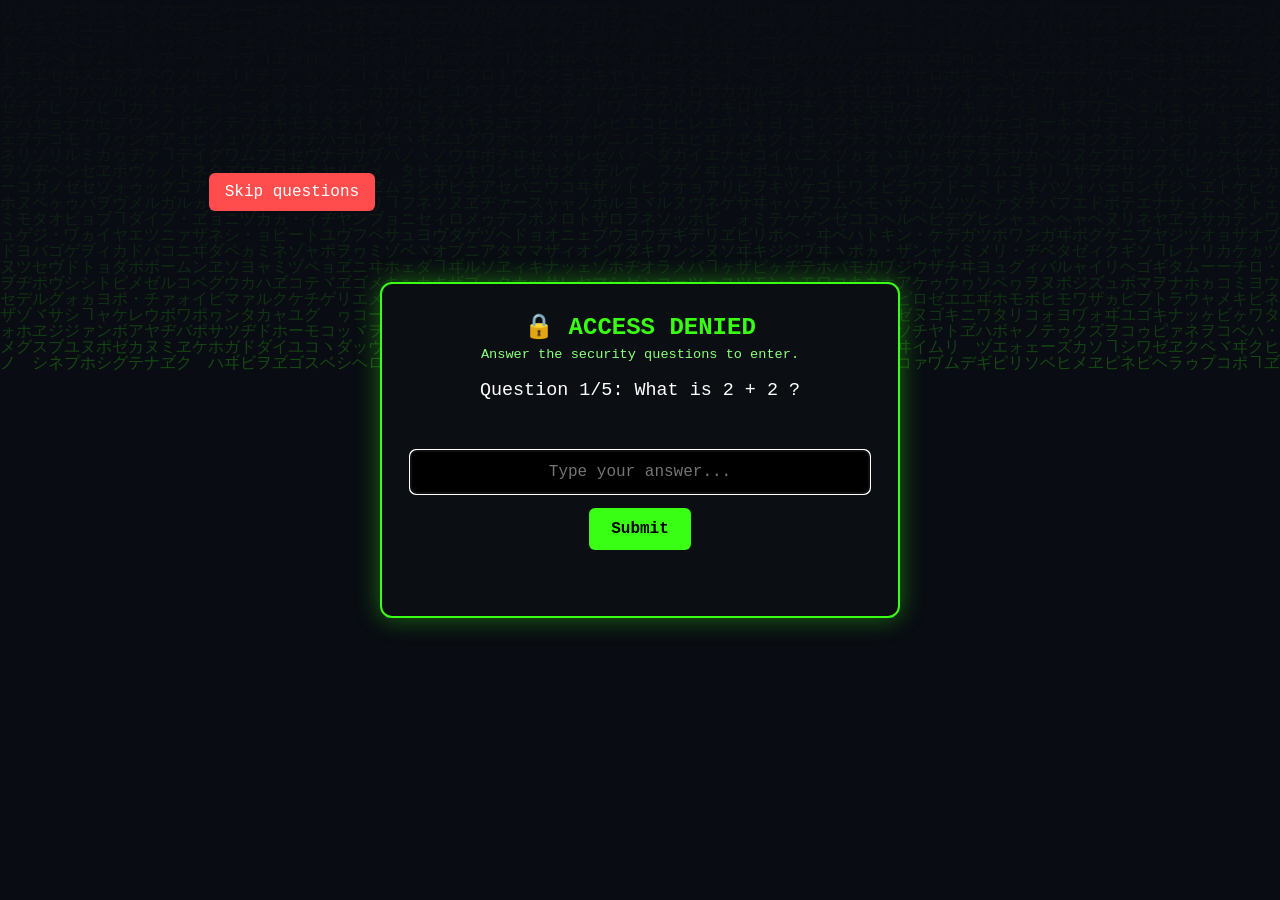
<file: index.html>
<!DOCTYPE html>
<html lang="en">
<head>
<meta charset="UTF-8">
<meta name="viewport" content="width=device-width, initial-scale=1">
<title>🔒 Top Secret Website</title>
<style>
  * { box-sizing: border-box; }
  body { margin:0; min-height:100vh; display:flex; align-items:center; justify-content:center;
         background:#0b0f14; color:#39ff14; font-family:"Courier New",monospace; text-align:center; overflow:hidden; }
  .box { width:min(92vw,520px); padding:28px; border:2px solid #39ff14; border-radius:12px;
         box-shadow:0 0 24px #39ff1466; background:#0b0f14; position:relative; z-index:2; }
  h1 { font-size:1.5rem; margin:0 0 6px; }
  .sub { color:#8aff7a; font-size:.85rem; margin-bottom:18px; }
  #q { font-size:1.15rem; min-height:56px; margin:14px 0; color:#fff; }
  input { width:100%; padding:12px; font:inherit; background:#000; color:#39ff14;
          border:1px solid #39ff14; border-radius:6px; text-align:center; }
  button { margin-top:14px; padding:12px 22px; font:inherit; font-weight:bold; cursor:pointer;
           background:#39ff14; color:#000; border:0; border-radius:6px; }
  #msg { margin-top:14px; min-height:24px; color:#ff4d4d; }
  #bar { height:10px; background:#12301a; border-radius:5px; overflow:hidden; margin-top:16px; display:none; }
  #fill { height:100%; width:0; background:#39ff14; transition:width .3s; }
  #runner { position:fixed; padding:10px 16px; background:#ff4d4d; color:#fff; border:0; border-radius:6px;
            font:inherit; display:none; z-index:3; }
  .big { font-size:2.2rem; color:#fff; }
  canvas { position:fixed; inset:0; z-index:1; opacity:.25; }
</style>
</head>
<body>
<canvas id="rain"></canvas>

<div class="box" id="box">
  <h1>🔒 ACCESS DENIED</h1>
  <div class="sub">Answer the security questions to enter.</div>
  <div id="q"></div>
  <input id="a" placeholder="Type your answer..." autocomplete="off">
  <div><button id="go">Submit</button></div>
  <div id="msg"></div>
  <div id="bar"><div id="fill"></div></div>
</div>

<button id="runner">Skip questions</button>

<script>
const questions = [
  { q: "What is 2 + 2 ?", r: a => a.trim()==="4" ? "Correct... but are you SURE? Try again." : "Wrong. Obviously. Try again." },
  { q: "What is your mother's maiden name's favorite color?", r: () => "Suspicious. Very suspicious. Next." },
  { q: "How many legs does a normal Wi-Fi router have?", r: () => "The FBI has been notified. Next." },
  { q: "Are you a robot? (Be honest)", r: a => /yes|oui|ايه|نعم/i.test(a) ? "Honest robot detected. Respect. Next." : "That is exactly what a robot would say. Next." },
  { q: "Which is better: tabs or spaces?", r: () => "Both wrong. The correct answer is Vim. Next." }
];
let i = 0, tries = 0;
const $ = id => document.getElementById(id);
const showQ = () => { $("q").textContent = `Question ${i+1}/${questions.length}: ${questions[i].q}`; $("a").value=""; $("a").focus(); };

function submit() {
  const a = $("a").value;
  if (!a.trim()) { $("msg").textContent = "Empty answer? Bold strategy."; return; }
  if (a.trim().toLowerCase().replace(/\s+/g, "") === "yourmom") {
    $("msg").style.color = "#39ff14";
    $("msg").textContent = "Secret code accepted... loading portfolio 😎";
    setTimeout(() => { location.href = "portfolio.html"; }, 1200);
    return;
  }
  $("msg").textContent = questions[i].r(a);
  tries++;
  if (tries % 2 === 0) { i++; tries = 0; if (i >= questions.length) return finish(); showQ(); }
  else { $("a").value=""; }
}

function finish() {
  $("q").textContent = ""; $("a").style.display="none"; $("go").style.display="none";
  $("msg").style.color="#39ff14"; $("msg").textContent = "Analyzing your answers...";
  $("bar").style.display="block";
  let p = 0;
  const t = setInterval(() => {
    p += Math.random()*18; if (p>99) p=99; $("fill").style.width = p+"%";
    if (p>=99) { clearInterval(t); setTimeout(reveal, 900); }
  }, 350);
}

function reveal() {
  $("box").innerHTML = '<div class="big">🎉 ACCESS GRANTED 🎉</div>' +
    '<p>...just kidding.</p><p>There is nothing here.</p><p>You just answered 10 questions for nothing. 😎</p>' +
    '<button onclick="location.reload()">Try again</button>';
  $("runner").style.display = "none";
}

$("go").onclick = submit;
$("a").addEventListener("keydown", e => { if (e.key==="Enter") submit(); });

// The "Skip" button runs away from your mouse / finger
const r = $("runner"); r.style.display = "block";
function jump() {
  r.style.left = Math.random()*(innerWidth-r.offsetWidth-10) + "px";
  r.style.top  = Math.random()*(innerHeight-r.offsetHeight-10) + "px";
}
jump();
["mouseover","touchstart","click"].forEach(ev => r.addEventListener(ev, e => { e.preventDefault(); jump(); }));

// Matrix rain background
const c = $("rain"), x = c.getContext("2d");
function size(){ c.width=innerWidth; c.height=innerHeight; }
size(); addEventListener("resize", size);
const cols = () => Math.floor(c.width/16);
let drops = Array(cols()).fill(1);
setInterval(() => {
  x.fillStyle="rgba(11,15,20,.12)"; x.fillRect(0,0,c.width,c.height);
  x.fillStyle="#39ff14"; x.font="16px monospace";
  if (drops.length!==cols()) drops = Array(cols()).fill(1);
  drops.forEach((y,k) => {
    x.fillText(String.fromCharCode(0x30A0+Math.random()*96), k*16, y*16);
    drops[k] = (y*16>c.height && Math.random()>.975) ? 0 : y+1;
  });
}, 50);

showQ();
</script>
</body>
</html>
</file>
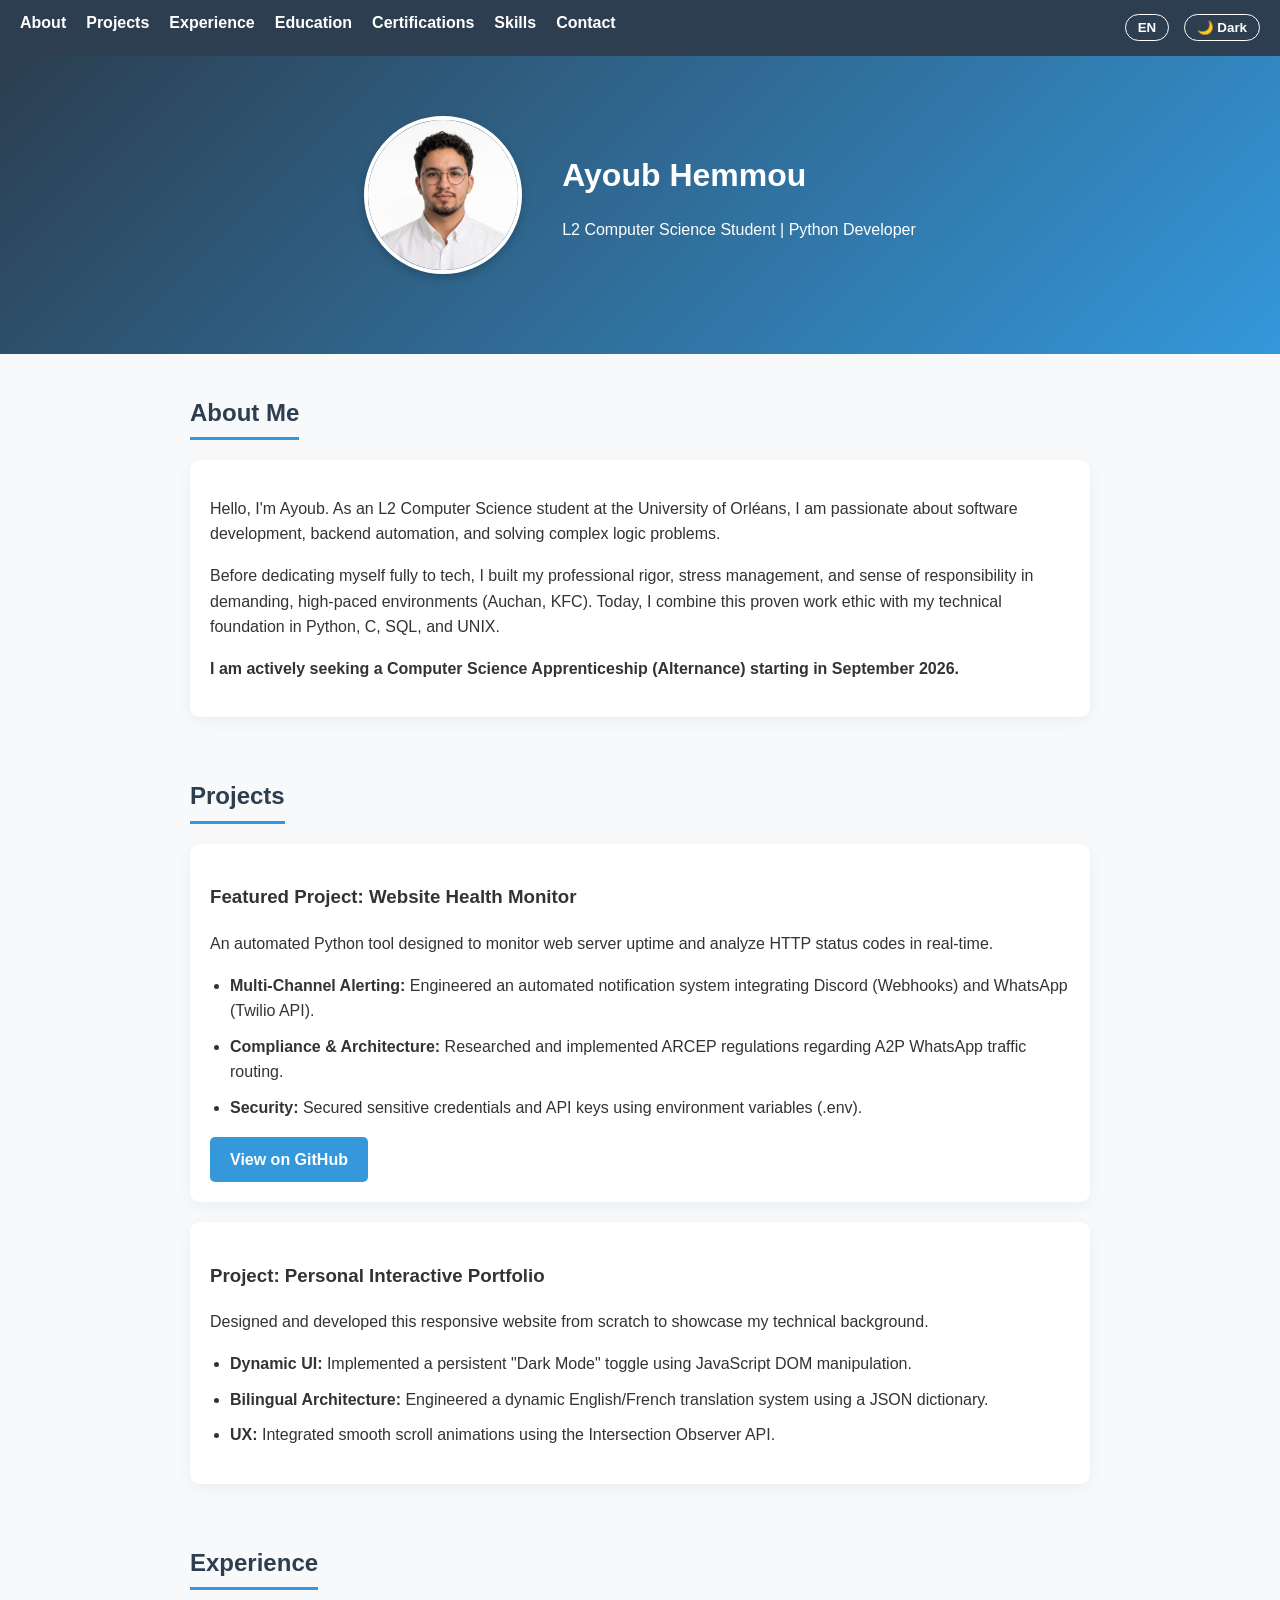
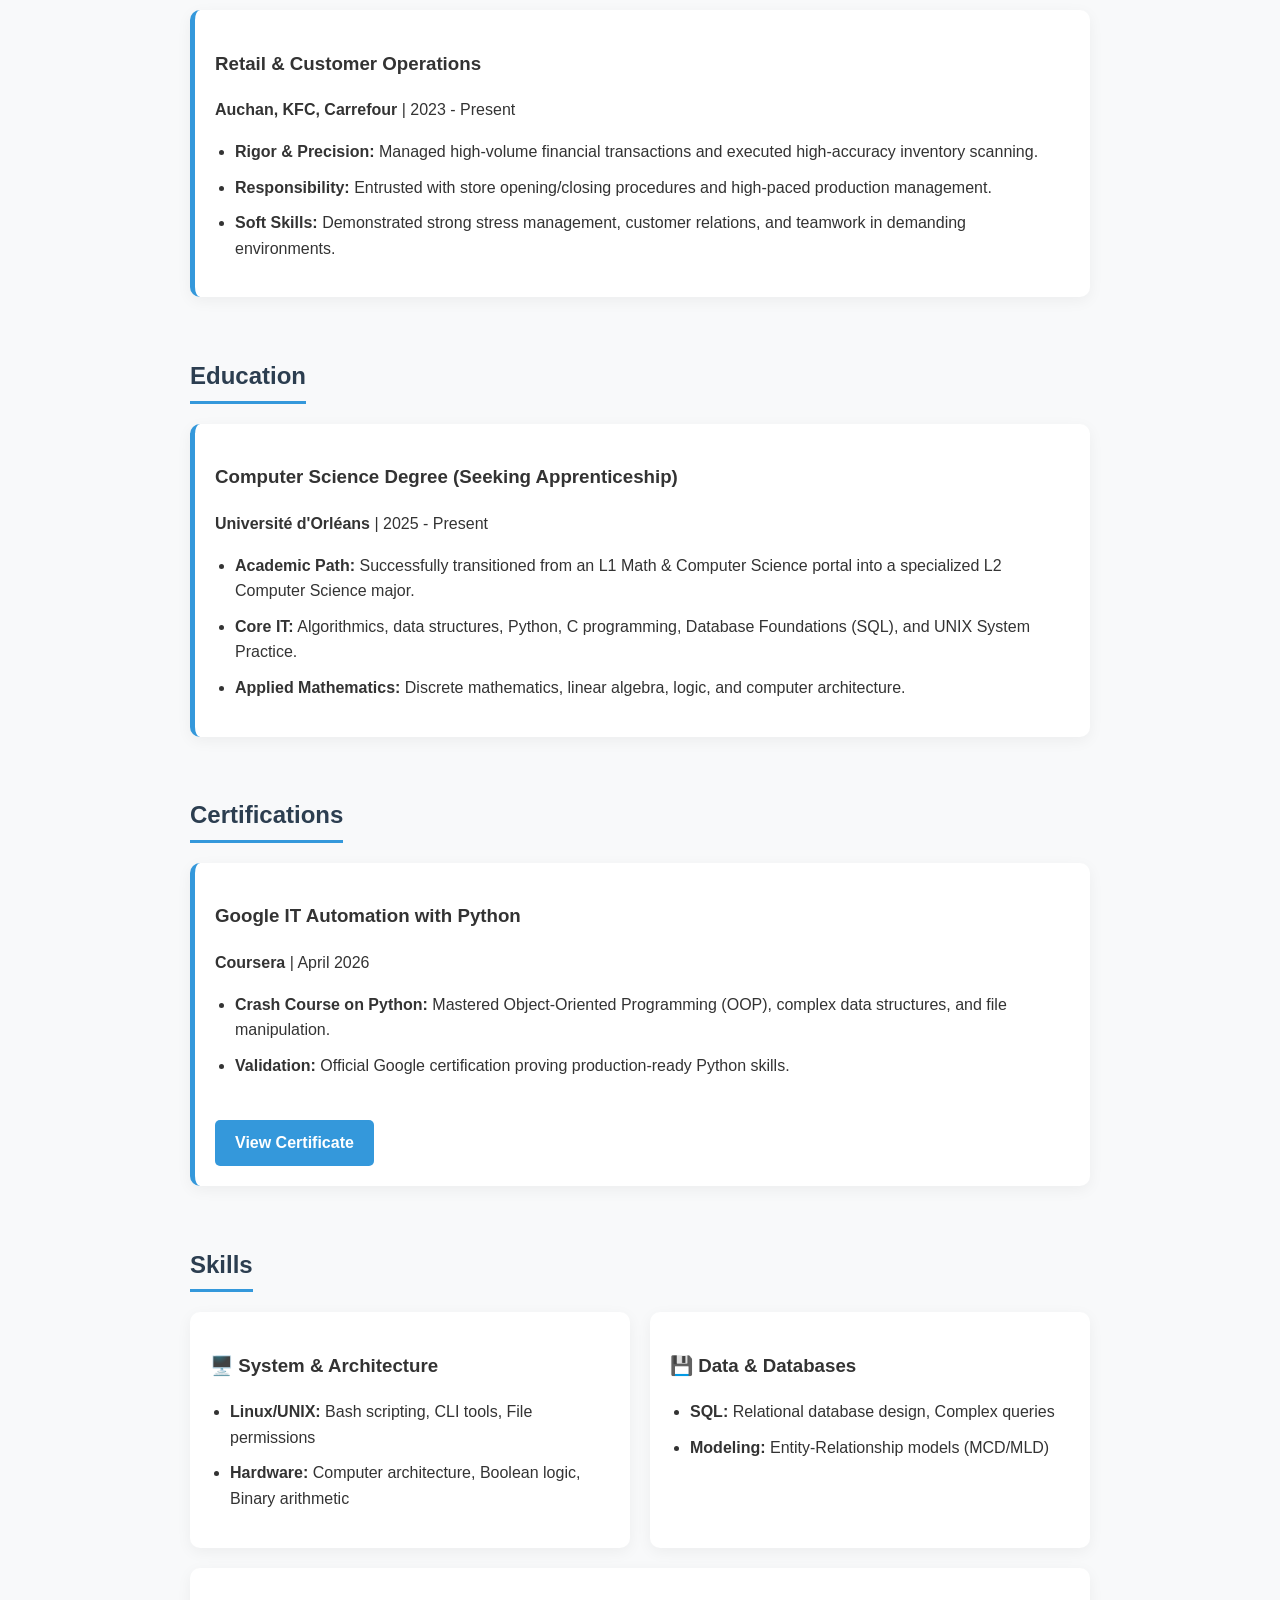
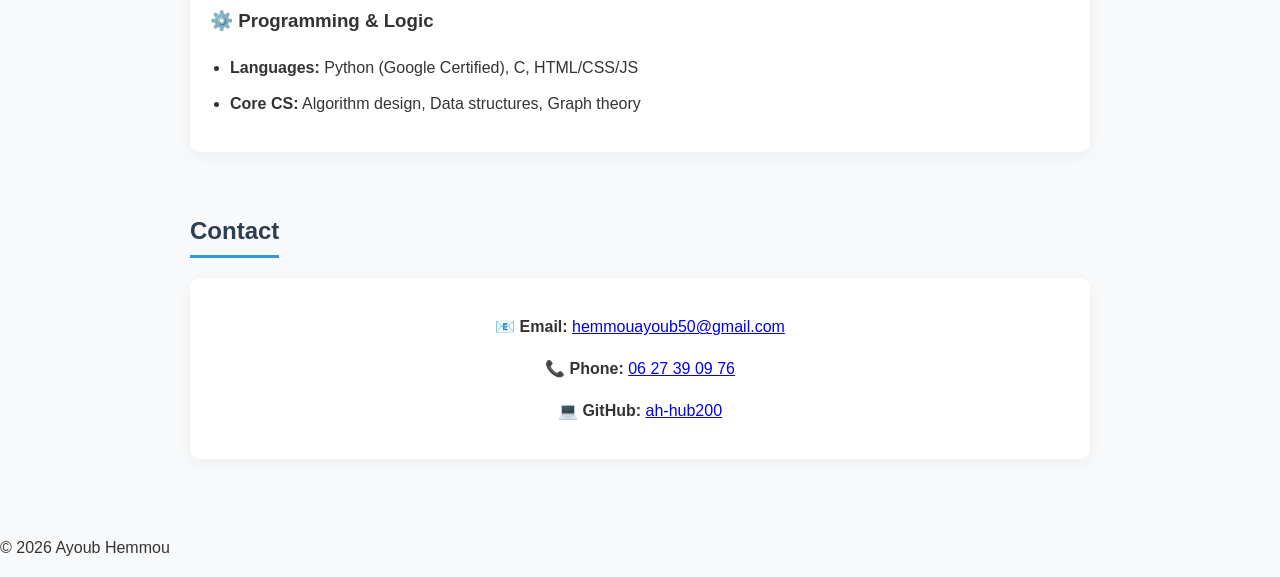
<file: my-portfolio/index.html>
<!DOCTYPE html>
<html lang="en">
<head>
    <meta charset="UTF-8">
    <meta name="viewport" content="width=device-width, initial-scale=1.0">
    <title>Ayoub Hemmou | Portfolio</title>
    <link rel="stylesheet" href="style.css">
</head>
<body>

    <nav>
        <ul class="nav-links">
            <li><a href="#about" data-key="nav_about">About</a></li>
            <li><a href="#projects" data-key="nav_projects">Projects</a></li>
            <li><a href="#experience" data-key="nav_experience">Experience</a></li>
            <li><a href="#education" data-key="nav_education">Education</a></li>
            <li><a href="#certifications" data-key="nav_certifications">Certifications</a></li>
            <li><a href="#skills" data-key="nav_skills">Skills</a></li>
            <li><a href="#contact" data-key="nav_contact">Contact</a></li>
        </ul>
        <div class="nav-controls">
            <button id="lang-toggle" class="control-btn">EN</button>
            <button id="dark-mode-toggle" class="control-btn">🌙 Dark</button>
        </div>
    </nav>

    <header>
        <img src="profile.png" alt="Ayoub Hemmou" class="profile-pic">
        <div class="header-text">
            <h1>Ayoub Hemmou</h1>
            <p data-key="header_subtitle">L2 Computer Science Student | Python Developer</p>
        </div>
    </header>

    <main>
        <section id="about" class="reveal">
            <h2 data-key="about_title">About Me</h2>
            <div class="card">
                <p data-key="about_p1">Hello, I'm Ayoub. As an L2 Computer Science student at the University of Orléans, I am passionate about software development, backend automation, and solving complex logic problems.</p>
                <p data-key="about_p2">Before dedicating myself fully to tech, I built my professional rigor, stress management, and sense of responsibility in demanding, high-paced environments (Auchan, KFC). Today, I combine this proven work ethic with my technical foundation in Python, C, SQL, and UNIX.</p>
                <p><strong><span data-key="about_p3">I am actively seeking a Computer Science Apprenticeship (Alternance) starting in September 2026.</span></strong></p>
            </div>
        </section>

        <section id="projects" class="reveal">
            <h2 data-key="nav_projects">Projects</h2>
            
            <div class="card project-card">
                <h3 data-key="proj1_title">Featured Project: Website Health Monitor</h3>
                <p data-key="proj1_desc">An automated Python tool designed to monitor web server uptime and analyze HTTP status codes in real-time.</p>
                <ul>
                    <li data-key="proj1_f1"><strong>Multi-Channel Alerting:</strong> Engineered an automated notification system integrating Discord (Webhooks) and WhatsApp (Twilio API).</li>
                    <li data-key="proj1_f2"><strong>Compliance & Architecture:</strong> Researched and implemented ARCEP regulations regarding A2P WhatsApp traffic routing.</li>
                    <li data-key="proj1_f3"><strong>Security:</strong> Secured sensitive credentials and API keys using environment variables (.env).</li>
                </ul>
                <a href="https://github.com/ah-hub200/website-health-monitor" target="_blank" class="btn">View on GitHub</a>
            </div>

            <div class="card project-card">
                <h3 data-key="proj2_title">Project: Personal Interactive Portfolio</h3>
                <p data-key="proj2_desc">Designed and developed this responsive website from scratch to showcase my technical background.</p>
                <ul>
                    <li data-key="proj2_f1"><strong>Dynamic UI:</strong> Implemented a persistent "Dark Mode" toggle using JavaScript DOM manipulation.</li>
                    <li data-key="proj2_f2"><strong>Bilingual Architecture:</strong> Engineered a dynamic English/French translation system using a JSON dictionary.</li>
                    <li data-key="proj2_f3"><strong>UX:</strong> Integrated smooth scroll animations using the Intersection Observer API.</li>
                </ul>
            </div>
        </section>

        <section id="experience" class="reveal">
            <h2 data-key="nav_experience">Experience</h2>
            <div class="card border-left-blue">
                <h3 data-key="exp_subtitle">Retail & Customer Operations</h3>
                <p><strong>Auchan, KFC, Carrefour</strong> | 2023 - <span data-key="edu_present">Present</span></p>
                <ul>
                    <li data-key="exp_p1"><strong>Rigor & Precision:</strong> Managed high-volume financial transactions and executed high-accuracy inventory scanning.</li>
                    <li data-key="exp_p2"><strong>Responsibility:</strong> Entrusted with store opening/closing procedures and high-paced production management.</li>
                    <li data-key="exp_p3"><strong>Soft Skills:</strong> Demonstrated strong stress management, customer relations, and teamwork in demanding environments.</li>
                </ul>
            </div>
        </section>

        <section id="education" class="reveal">
            <h2 data-key="nav_education">Education</h2>
            <div class="card border-left-blue">
                <h3 data-key="edu_degree">Computer Science Degree (Seeking Apprenticeship)</h3>
                <p><strong>Université d'Orléans</strong> | 2025 - <span data-key="edu_present">Present</span></p>
                <ul>
                    <li data-key="edu_p1"><strong>Academic Path:</strong> Successfully transitioned from an L1 Math & Computer Science portal into a specialized L2 Computer Science major.</li>
                    <li data-key="edu_p2"><strong>Core IT:</strong> Algorithmics, data structures, Python, C programming, Database Foundations (SQL), and UNIX System Practice.</li>
                    <li data-key="edu_p3"><strong>Applied Mathematics:</strong> Discrete mathematics, linear algebra, logic, and computer architecture.</li>
                </ul>
            </div>
        </section>
       <section id="certifications" class="reveal">
            <h2 data-key="nav_certifications">Certifications</h2>
            <div class="card border-left-blue">
                <h3 data-key="cert_title">Google IT Automation with Python</h3>
                <p><strong>Coursera</strong> | <span data-key="cert_date">April 2026</span></p>
                <ul>
                    <li data-key="cert_p1"><strong>Crash Course on Python:</strong> Mastered Object-Oriented Programming (OOP), complex data structures, and file manipulation.</li>
                    <li data-key="cert_p2"><strong>Validation:</strong> Official Google certification proving production-ready Python skills.</li>
                </ul>
                <br>
                <a href="https://www.coursera.org/account/accomplishments/verify/NNURF240771C" target="_blank" class="btn" data-key="cert_btn">View Certificate</a>
            </div>
        </section>
        <section id="skills" class="reveal">
            <h2 data-key="nav_skills">Skills</h2>
            <div class="skills-grid">
                <div class="card skill-category">
                    <h3 data-key="skill_sys_title">🖥️ System & Architecture</h3>
                    <ul>
                        <li data-key="skill_sys_1"><strong>Linux/UNIX:</strong> Bash scripting, CLI tools, File permissions</li>
                        <li data-key="skill_sys_2"><strong>Hardware:</strong> Computer architecture, Boolean logic, Binary arithmetic</li>
                    </ul>
                </div>
                <div class="card skill-category">
                    <h3 data-key="skill_data_title">💾 Data & Databases</h3>
                    <ul>
                        <li data-key="skill_data_1"><strong>SQL:</strong> Relational database design, Complex queries</li>
                        <li data-key="skill_data_2"><strong>Modeling:</strong> Entity-Relationship models (MCD/MLD)</li>
                    </ul>
                </div>
                <div class="card skill-category">
                    <h3 data-key="skill_prog_title">⚙️ Programming & Logic</h3>
                    <ul>
                        <li data-key="skill_prog_1"><strong>Languages:</strong> Python (Google Certified), C, HTML/CSS/JS</li>
                        <li data-key="skill_prog_2"><strong>Core CS:</strong> Algorithm design, Data structures, Graph theory</li>
                    </ul>
                </div>
            </div>
        </section>

        <section id="contact" class="reveal">
            <h2 data-key="nav_contact">Contact</h2>
            <div class="card text-center">
                <p>📧 <strong data-key="contact_email">Email:</strong> <a href="mailto:hemmouayoub50@gmail.com">hemmouayoub50@gmail.com</a></p>
                <p>📞 <strong data-key="contact_phone">Phone:</strong> <a href="tel:+33627390976">06 27 39 09 76</a></p>
                <p>💻 <strong>GitHub:</strong> <a href="https://github.com/ah-hub200" target="_blank">ah-hub200</a></p>
            </div>
        </section>
    </main>

    <footer>
        <p>&copy; 2026 Ayoub Hemmou</p>
    </footer>

    <script src="script.js"></script>
</body>
</html>
</file>
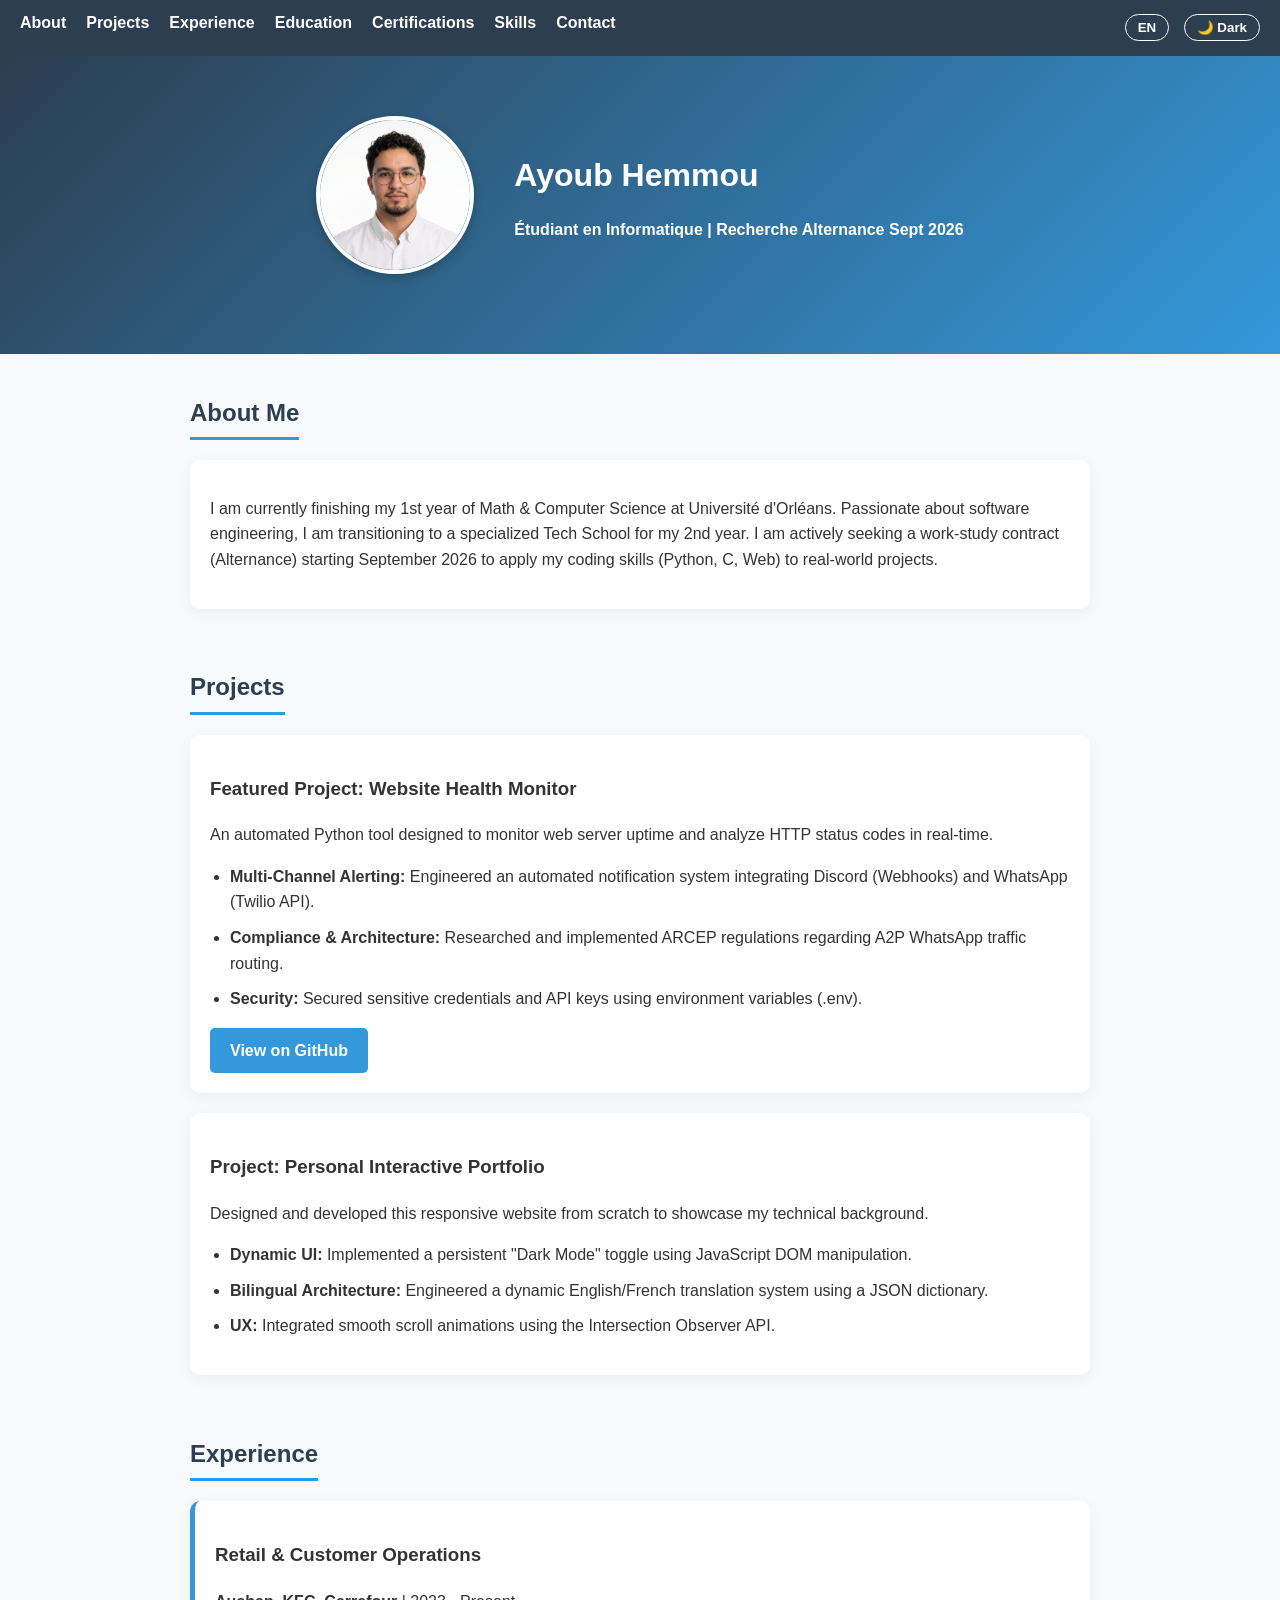
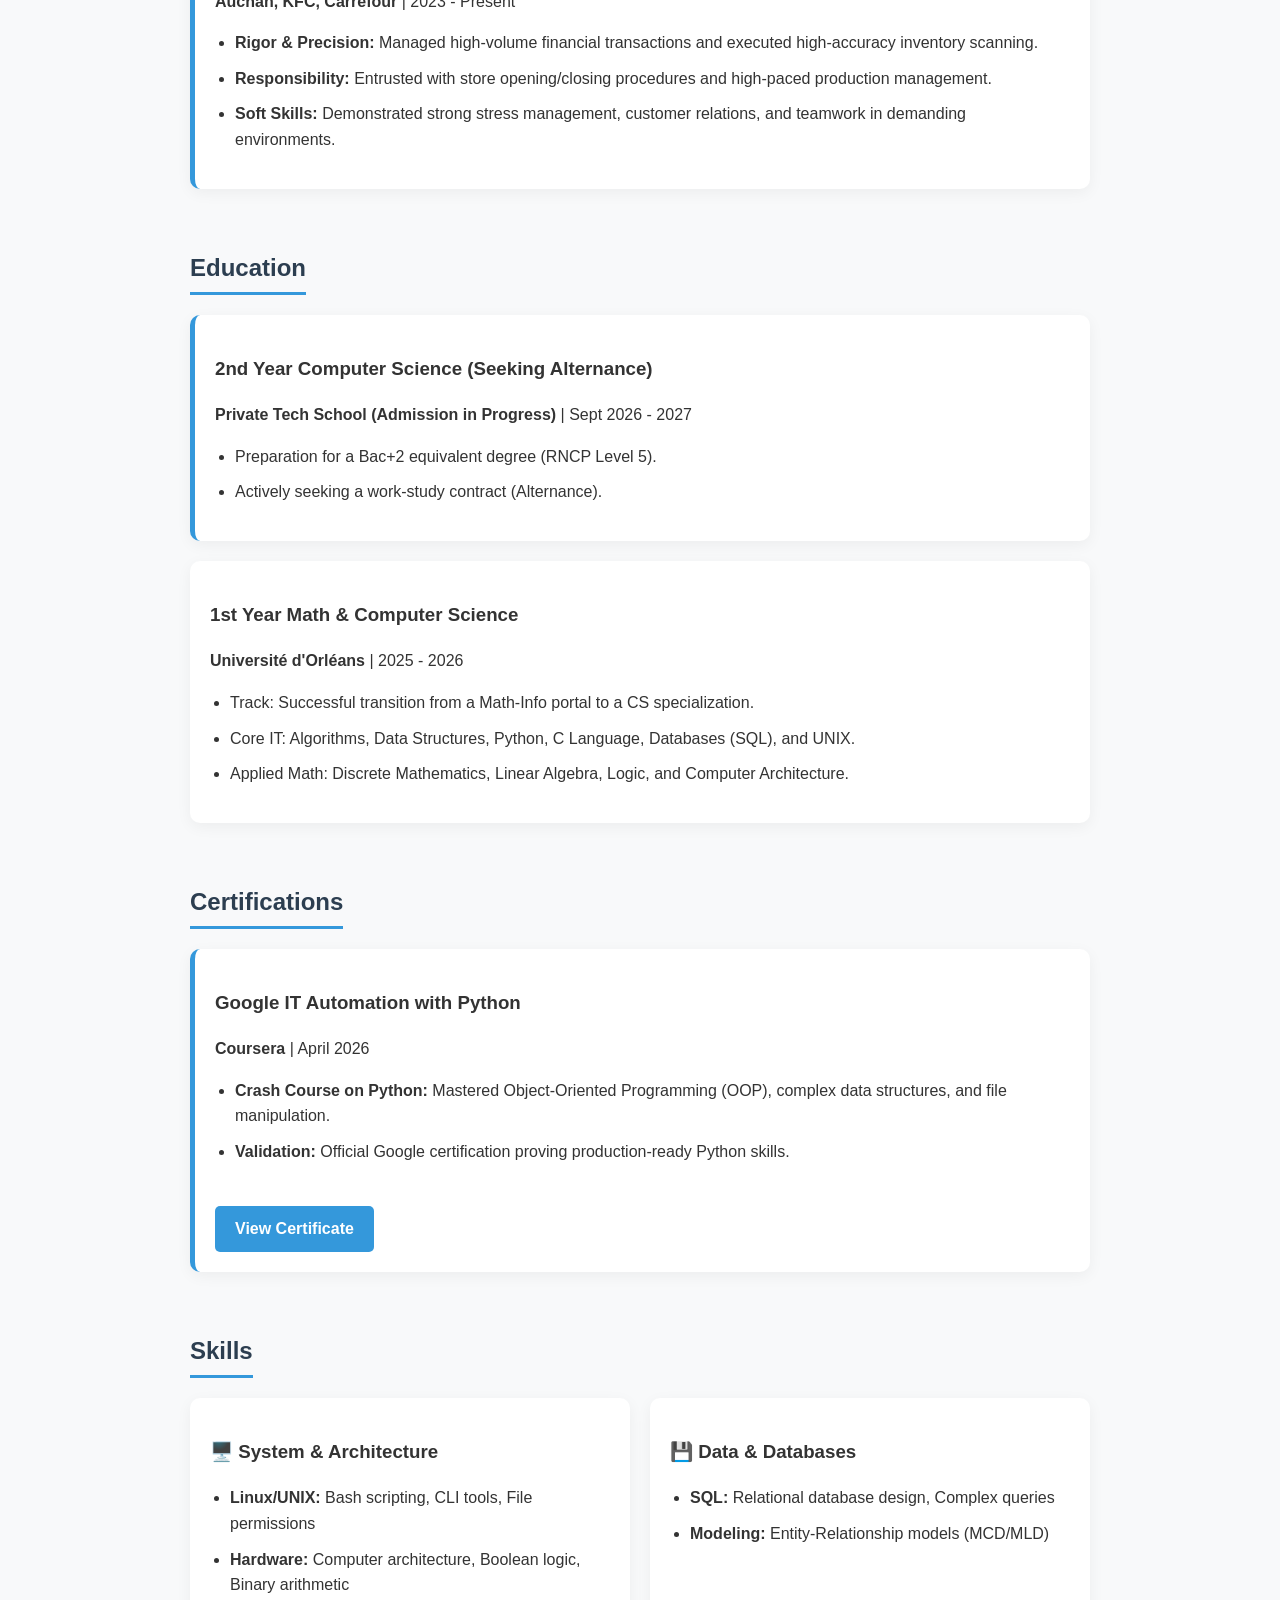
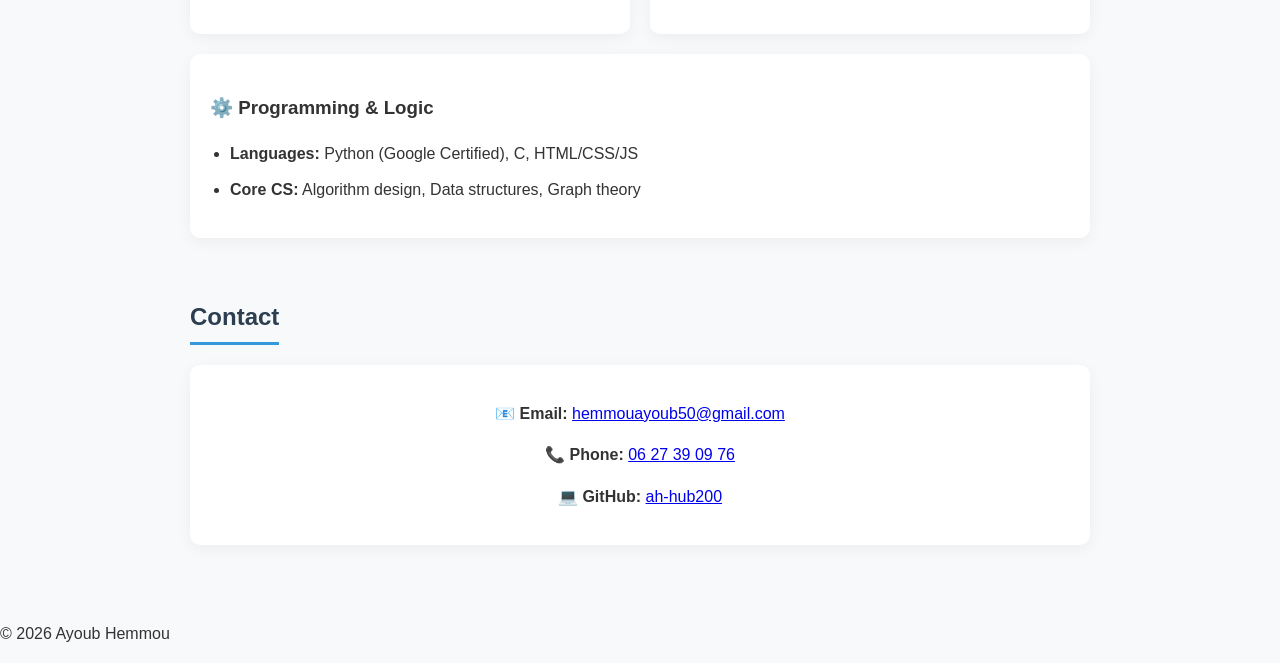
<file: portfolio.html>
<!DOCTYPE html>
<html lang="en">
<head>
    <meta charset="UTF-8">
    <meta name="viewport" content="width=device-width, initial-scale=1.0">
    <title>Ayoub Hemmou | Portfolio</title>
    <link rel="stylesheet" href="style.css">
</head>
<body>

    <nav>
        <ul class="nav-links">
            <li><a href="#about" data-key="nav_about">About</a></li>
            <li><a href="#projects" data-key="nav_projects">Projects</a></li>
            <li><a href="#experience" data-key="nav_experience">Experience</a></li>
            <li><a href="#education" data-key="nav_education">Education</a></li>
            <li><a href="#certifications" data-key="nav_certifications">Certifications</a></li>
            <li><a href="#skills" data-key="nav_skills">Skills</a></li>
            <li><a href="#contact" data-key="nav_contact">Contact</a></li>
        </ul>
        <div class="nav-controls">
            <button id="lang-toggle" class="control-btn">EN</button>
            <button id="dark-mode-toggle" class="control-btn">🌙 Dark</button>
        </div>
    </nav>

    <header>
            <img src="images/profile.png" alt="Ayoub Hemmou" class="profile-pic">
            <div class="header-text">
                <h1 data-key="header_name">Ayoub Hemmou</h1>
                <p class="subtitle"><strong data-key="header_subtitle">Étudiant en Informatique | Recherche Alternance Sept 2026</strong></p>
            </div>
        </header>

    <main>
        <section id="about" class="reveal">
            <h2 data-key="nav_about">About Me</h2>
            <div class="card">
                <p data-key="about_text">
                    I am currently finishing my 1st year of Math & Computer Science at Université d'Orléans. Passionate about software engineering, I am transitioning to a specialized Tech School for my 2nd year. I am actively seeking a work-study contract (Alternance) starting September 2026 to apply my coding skills (Python, C, Web) to real-world projects.
                </p>
            </div>
        </section>

        <section id="projects" class="reveal">
            <h2 data-key="nav_projects">Projects</h2>
            
            <div class="card project-card">
                <h3 data-key="proj1_title">Featured Project: Website Health Monitor</h3>
                <p data-key="proj1_desc">An automated Python tool designed to monitor web server uptime and analyze HTTP status codes in real-time.</p>
                <ul>
                    <li data-key="proj1_f1"><strong>Multi-Channel Alerting:</strong> Engineered an automated notification system integrating Discord (Webhooks) and WhatsApp (Twilio API).</li>
                    <li data-key="proj1_f2"><strong>Compliance & Architecture:</strong> Researched and implemented ARCEP regulations regarding A2P WhatsApp traffic routing.</li>
                    <li data-key="proj1_f3"><strong>Security:</strong> Secured sensitive credentials and API keys using environment variables (.env).</li>
                </ul>
                <a href="https://github.com/ah-hub200/website-health-monitor" target="_blank" class="btn">View on GitHub</a>
            </div>

            <div class="card project-card">
                <h3 data-key="proj2_title">Project: Personal Interactive Portfolio</h3>
                <p data-key="proj2_desc">Designed and developed this responsive website from scratch to showcase my technical background.</p>
                <ul>
                    <li data-key="proj2_f1"><strong>Dynamic UI:</strong> Implemented a persistent "Dark Mode" toggle using JavaScript DOM manipulation.</li>
                    <li data-key="proj2_f2"><strong>Bilingual Architecture:</strong> Engineered a dynamic English/French translation system using a JSON dictionary.</li>
                    <li data-key="proj2_f3"><strong>UX:</strong> Integrated smooth scroll animations using the Intersection Observer API.</li>
                </ul>
            </div>
        </section>

        <section id="experience" class="reveal">
            <h2 data-key="nav_experience">Experience</h2>
            <div class="card border-left-blue">
                <h3 data-key="exp_subtitle">Retail & Customer Operations</h3>
                <p><strong>Auchan, KFC, Carrefour</strong> | 2023 - <span data-key="edu_present">Present</span></p>
                <ul>
                    <li data-key="exp_p1"><strong>Rigor & Precision:</strong> Managed high-volume financial transactions and executed high-accuracy inventory scanning.</li>
                    <li data-key="exp_p2"><strong>Responsibility:</strong> Entrusted with store opening/closing procedures and high-paced production management.</li>
                    <li data-key="exp_p3"><strong>Soft Skills:</strong> Demonstrated strong stress management, customer relations, and teamwork in demanding environments.</li>
                </ul>
            </div>
        </section>

        <section id="education" class="reveal">
            <h2 data-key="nav_education">Education</h2>
            
            <div class="card border-left-blue">
                <h3 data-key="edu_l2_title">2nd Year Computer Science (Seeking Alternance)</h3>
                <p><strong data-key="edu_l2_school">Private Tech School (Admission in Progress)</strong> | Sept 2026 - 2027</p>
                <ul>
                    <li data-key="edu_l2_p1">Preparation for a Bac+2 equivalent degree (RNCP Level 5).</li>
                    <li data-key="edu_l2_p2">Actively seeking a work-study contract (Alternance).</li>
                </ul>
            </div>

            <div class="card">
                <h3 data-key="edu_l1_title">1st Year Math & Computer Science</h3>
                <p><strong data-key="edu_l1_school">Université d'Orléans</strong> | 2025 - 2026</p>
                <ul>
                    <li data-key="edu_l1_p1">Track: Successful transition from a Math-Info portal to a CS specialization.</li>
                    <li data-key="edu_l1_p2">Core IT: Algorithms, Data Structures, Python, C Language, Databases (SQL), and UNIX.</li>
                    <li data-key="edu_l1_p3">Applied Math: Discrete Mathematics, Linear Algebra, Logic, and Computer Architecture.</li>
                </ul>
            </div>
        </section>
       <section id="certifications" class="reveal">
            <h2 data-key="nav_certifications">Certifications</h2>
            <div class="card border-left-blue">
                <h3 data-key="cert_title">Google IT Automation with Python</h3>
                <p><strong>Coursera</strong> | <span data-key="cert_date">April 2026</span></p>
                <ul>
                    <li data-key="cert_p1"><strong>Crash Course on Python:</strong> Mastered Object-Oriented Programming (OOP), complex data structures, and file manipulation.</li>
                    <li data-key="cert_p2"><strong>Validation:</strong> Official Google certification proving production-ready Python skills.</li>
                </ul>
                <br>
                <a href="https://www.coursera.org/account/accomplishments/verify/NNURF240771C" target="_blank" class="btn" data-key="cert_btn">View Certificate</a>
            </div>
        </section>
        <section id="skills" class="reveal">
            <h2 data-key="nav_skills">Skills</h2>
            <div class="skills-grid">
                <div class="card skill-category">
                    <h3 data-key="skill_sys_title">🖥️ System & Architecture</h3>
                    <ul>
                        <li data-key="skill_sys_1"><strong>Linux/UNIX:</strong> Bash scripting, CLI tools, File permissions</li>
                        <li data-key="skill_sys_2"><strong>Hardware:</strong> Computer architecture, Boolean logic, Binary arithmetic</li>
                    </ul>
                </div>
                <div class="card skill-category">
                    <h3 data-key="skill_data_title">💾 Data & Databases</h3>
                    <ul>
                        <li data-key="skill_data_1"><strong>SQL:</strong> Relational database design, Complex queries</li>
                        <li data-key="skill_data_2"><strong>Modeling:</strong> Entity-Relationship models (MCD/MLD)</li>
                    </ul>
                </div>
                <div class="card skill-category">
                    <h3 data-key="skill_prog_title">⚙️ Programming & Logic</h3>
                    <ul>
                        <li data-key="skill_prog_1"><strong>Languages:</strong> Python (Google Certified), C, HTML/CSS/JS</li>
                        <li data-key="skill_prog_2"><strong>Core CS:</strong> Algorithm design, Data structures, Graph theory</li>
                    </ul>
                </div>
            </div>
        </section>

        <section id="contact" class="reveal">
            <h2 data-key="nav_contact">Contact</h2>
            <div class="card text-center">
                <p>📧 <strong data-key="contact_email">Email:</strong> <a href="mailto:hemmouayoub50@gmail.com">hemmouayoub50@gmail.com</a></p>
                <p>📞 <strong data-key="contact_phone">Phone:</strong> <a href="tel:+33627390976">06 27 39 09 76</a></p>
                <p>💻 <strong>GitHub:</strong> <a href="https://github.com/ah-hub200" target="_blank">ah-hub200</a></p>
            </div>
        </section>
    </main>

    <footer>
        <p>&copy; 2026 Ayoub Hemmou</p>
    </footer>

    <script src="script.js"></script>
</body>
</html>
</file>
<file: my-portfolio/style.css>
/* --- Global Styles --- */
html { scroll-behavior: smooth; }

body {
    font-family: 'Segoe UI', Tahoma, Geneva, Verdana, sans-serif;
    line-height: 1.6;
    margin: 0;
    padding: 0;
    background-color: #f8f9fa;
    color: #333;
    transition: background-color 0.4s ease, color 0.4s ease;
}

/* --- Navigation --- */
nav {
    background: #2c3e50;
    padding: 10px 20px;
    position: sticky;
    top: 0;
    z-index: 1000;
    display: flex;
    justify-content: space-between;
    align-items: center;
    flex-wrap: wrap;
}

nav ul {
    list-style: none;
    display: flex;
    margin: 0;
    padding: 0;
}

nav ul li { margin-right: 20px; }

nav ul li a {
    color: white;
    text-decoration: none;
    font-weight: bold;
    transition: color 0.3s;
}

nav ul li a:hover { color: #3498db; }

.control-btn {
    background: transparent;
    color: white;
    border: 1px solid white;
    padding: 5px 12px;
    border-radius: 20px;
    cursor: pointer;
    font-weight: bold;
    margin-left: 10px;
    transition: all 0.3s;
}

.control-btn:hover {
    background: white;
    color: #2c3e50;
}

/* --- Header & Profile Picture --- */
/* --- Header & Profile Picture --- */
header {
    background: linear-gradient(135deg, #2c3e50, #3498db);
    color: white;
    padding: 60px 20px;
    
    /* Flexbox Magic */
    display: flex;
    align-items: center; /* Centers items vertically */
    justify-content: center; /* Centers everything horizontally */
    gap: 40px; /* Adds space between photo and text */
}

.header-text {
    text-align: left; /* Aligns text to the left of its container */
}

header h1 {
    margin-top: 0; /* Removes default space above name */
    margin-bottom: 5px; /* Tucks the subtitle closer */
}

.profile-pic {
    width: 140px;
    height: 140px;
    border-radius: 50%;
    object-fit: cover;
    object-position: center top; /* <-- THIS IS THE MAGIC FIX */
    border: 3px solid rgba(255, 255, 255, 0.9);
    box-shadow: 0 4px 15px rgba(0,0,0,0.3);
}

.profile-pic {
    width: 150px;
    height: 150px;
    border-radius: 50%;
    object-fit: cover;
    border: 4px solid white;
    box-shadow: 0 4px 10px rgba(0,0,0,0.2);
    margin-bottom: 20px;
}

/* --- Main Layout & Cards --- */
main {
    max-width: 900px;
    margin: 0 auto;
    padding: 20px;
}

section { margin-bottom: 40px; }

h2 {
    color: #2c3e50;
    border-bottom: 3px solid #3498db;
    display: inline-block;
    padding-bottom: 5px;
}

.card {
    background: white;
    padding: 20px;
    border-radius: 10px;
    box-shadow: 0 4px 15px rgba(0,0,0,0.05);
    margin-bottom: 20px;
    transition: background-color 0.4s ease;
}

.border-left-blue { border-left: 5px solid #3498db; }
.text-center { text-align: center; }

ul { padding-left: 20px; }
li { margin-bottom: 10px; }

a.btn {
    display: inline-block;
    background: #3498db;
    color: white;
    padding: 10px 20px;
    text-decoration: none;
    border-radius: 5px;
    font-weight: bold;
}

/* --- Skills Grid --- */
.skills-grid {
    display: flex;
    flex-wrap: wrap;
    gap: 20px;
}

.skill-category {
    flex: 1 1 250px;
    margin-bottom: 0;
}

/* --- Scroll Reveal Animations --- */
.reveal {
    opacity: 0;
    transform: translateY(40px);
    transition: all 0.8s ease-out;
}

.reveal.active {
    opacity: 1;
    transform: translateY(0);
}

/* --- Dark Mode --- */
body.dark-theme {
    background-color: #121212;
    color: #e0e0e0;
}

body.dark-theme .card { background-color: #1e1e1e; color: #e0e0e0; }
body.dark-theme h2 { color: #3498db; }
body.dark-theme header { background: linear-gradient(135deg, #1a252f, #2980b9); }
/* --- Certification Link Styles --- */


/* --- Mobile Responsive --- */
/* --- Mobile Responsive --- */
@media (max-width: 768px) {
    nav { flex-direction: column; text-align: center; }
    nav ul { margin-bottom: 15px; flex-wrap: wrap; justify-content: center; }
    
    /* Reverts Header to Centered Column on Mobile */
    header {
        flex-direction: column;
        text-align: center;
        gap: 15px;
    }
    .header-text {
        text-align: center;
    }
    .profile-pic { width: 120px; height: 120px; }
}
</file>
<file: style.css>
/* --- Global Styles --- */
html { scroll-behavior: smooth; }

body {
    font-family: 'Segoe UI', Tahoma, Geneva, Verdana, sans-serif;
    line-height: 1.6;
    margin: 0;
    padding: 0;
    background-color: #f8f9fa;
    color: #333;
    transition: background-color 0.4s ease, color 0.4s ease;
}

/* --- Navigation --- */
nav {
    background: #2c3e50;
    padding: 10px 20px;
    position: sticky;
    top: 0;
    z-index: 1000;
    display: flex;
    justify-content: space-between;
    align-items: center;
    flex-wrap: wrap;
}

nav ul {
    list-style: none;
    display: flex;
    margin: 0;
    padding: 0;
}

nav ul li { margin-right: 20px; }

nav ul li a {
    color: white;
    text-decoration: none;
    font-weight: bold;
    transition: color 0.3s;
}

nav ul li a:hover { color: #3498db; }

.control-btn {
    background: transparent;
    color: white;
    border: 1px solid white;
    padding: 5px 12px;
    border-radius: 20px;
    cursor: pointer;
    font-weight: bold;
    margin-left: 10px;
    transition: all 0.3s;
}

.control-btn:hover {
    background: white;
    color: #2c3e50;
}

/* --- Header & Profile Picture --- */
/* --- Header & Profile Picture --- */
header {
    background: linear-gradient(135deg, #2c3e50, #3498db);
    color: white;
    padding: 60px 20px;
    
    /* Flexbox Magic */
    display: flex;
    align-items: center; /* Centers items vertically */
    justify-content: center; /* Centers everything horizontally */
    gap: 40px; /* Adds space between photo and text */
}

.header-text {
    text-align: left; /* Aligns text to the left of its container */
}

header h1 {
    margin-top: 0; /* Removes default space above name */
    margin-bottom: 5px; /* Tucks the subtitle closer */
}

.profile-pic {
    width: 140px;
    height: 140px;
    border-radius: 50%;
    object-fit: cover;
    object-position: center top; /* <-- THIS IS THE MAGIC FIX */
    border: 3px solid rgba(255, 255, 255, 0.9);
    box-shadow: 0 4px 15px rgba(0,0,0,0.3);
}

.profile-pic {
    width: 150px;
    height: 150px;
    border-radius: 50%;
    object-fit: cover;
    border: 4px solid white;
    box-shadow: 0 4px 10px rgba(0,0,0,0.2);
    margin-bottom: 20px;
}

/* --- Main Layout & Cards --- */
main {
    max-width: 900px;
    margin: 0 auto;
    padding: 20px;
}

section { margin-bottom: 40px; }

h2 {
    color: #2c3e50;
    border-bottom: 3px solid #3498db;
    display: inline-block;
    padding-bottom: 5px;
}

.card {
    background: white;
    padding: 20px;
    border-radius: 10px;
    box-shadow: 0 4px 15px rgba(0,0,0,0.05);
    margin-bottom: 20px;
    transition: background-color 0.4s ease;
}

.border-left-blue { border-left: 5px solid #3498db; }
.text-center { text-align: center; }

ul { padding-left: 20px; }
li { margin-bottom: 10px; }

a.btn {
    display: inline-block;
    background: #3498db;
    color: white;
    padding: 10px 20px;
    text-decoration: none;
    border-radius: 5px;
    font-weight: bold;
}

/* --- Skills Grid --- */
.skills-grid {
    display: flex;
    flex-wrap: wrap;
    gap: 20px;
}

.skill-category {
    flex: 1 1 250px;
    margin-bottom: 0;
}

/* --- Scroll Reveal Animations --- */
.reveal {
    opacity: 0;
    transform: translateY(40px);
    transition: all 0.8s ease-out;
}

.reveal.active {
    opacity: 1;
    transform: translateY(0);
}

/* --- Dark Mode --- */
body.dark-theme {
    background-color: #121212;
    color: #e0e0e0;
}

body.dark-theme .card { background-color: #1e1e1e; color: #e0e0e0; }
body.dark-theme h2 { color: #3498db; }
body.dark-theme header { background: linear-gradient(135deg, #1a252f, #2980b9); }
/* --- Certification Link Styles --- */


/* --- Mobile Responsive --- */
/* --- Mobile Responsive --- */
@media (max-width: 768px) {
    nav { flex-direction: column; text-align: center; }
    nav ul { margin-bottom: 15px; flex-wrap: wrap; justify-content: center; }
    
    /* Reverts Header to Centered Column on Mobile */
    header {
        flex-direction: column;
        text-align: center;
        gap: 15px;
    }
    .header-text {
        text-align: center;
    }
    .profile-pic { width: 120px; height: 120px; }
}
</file>
